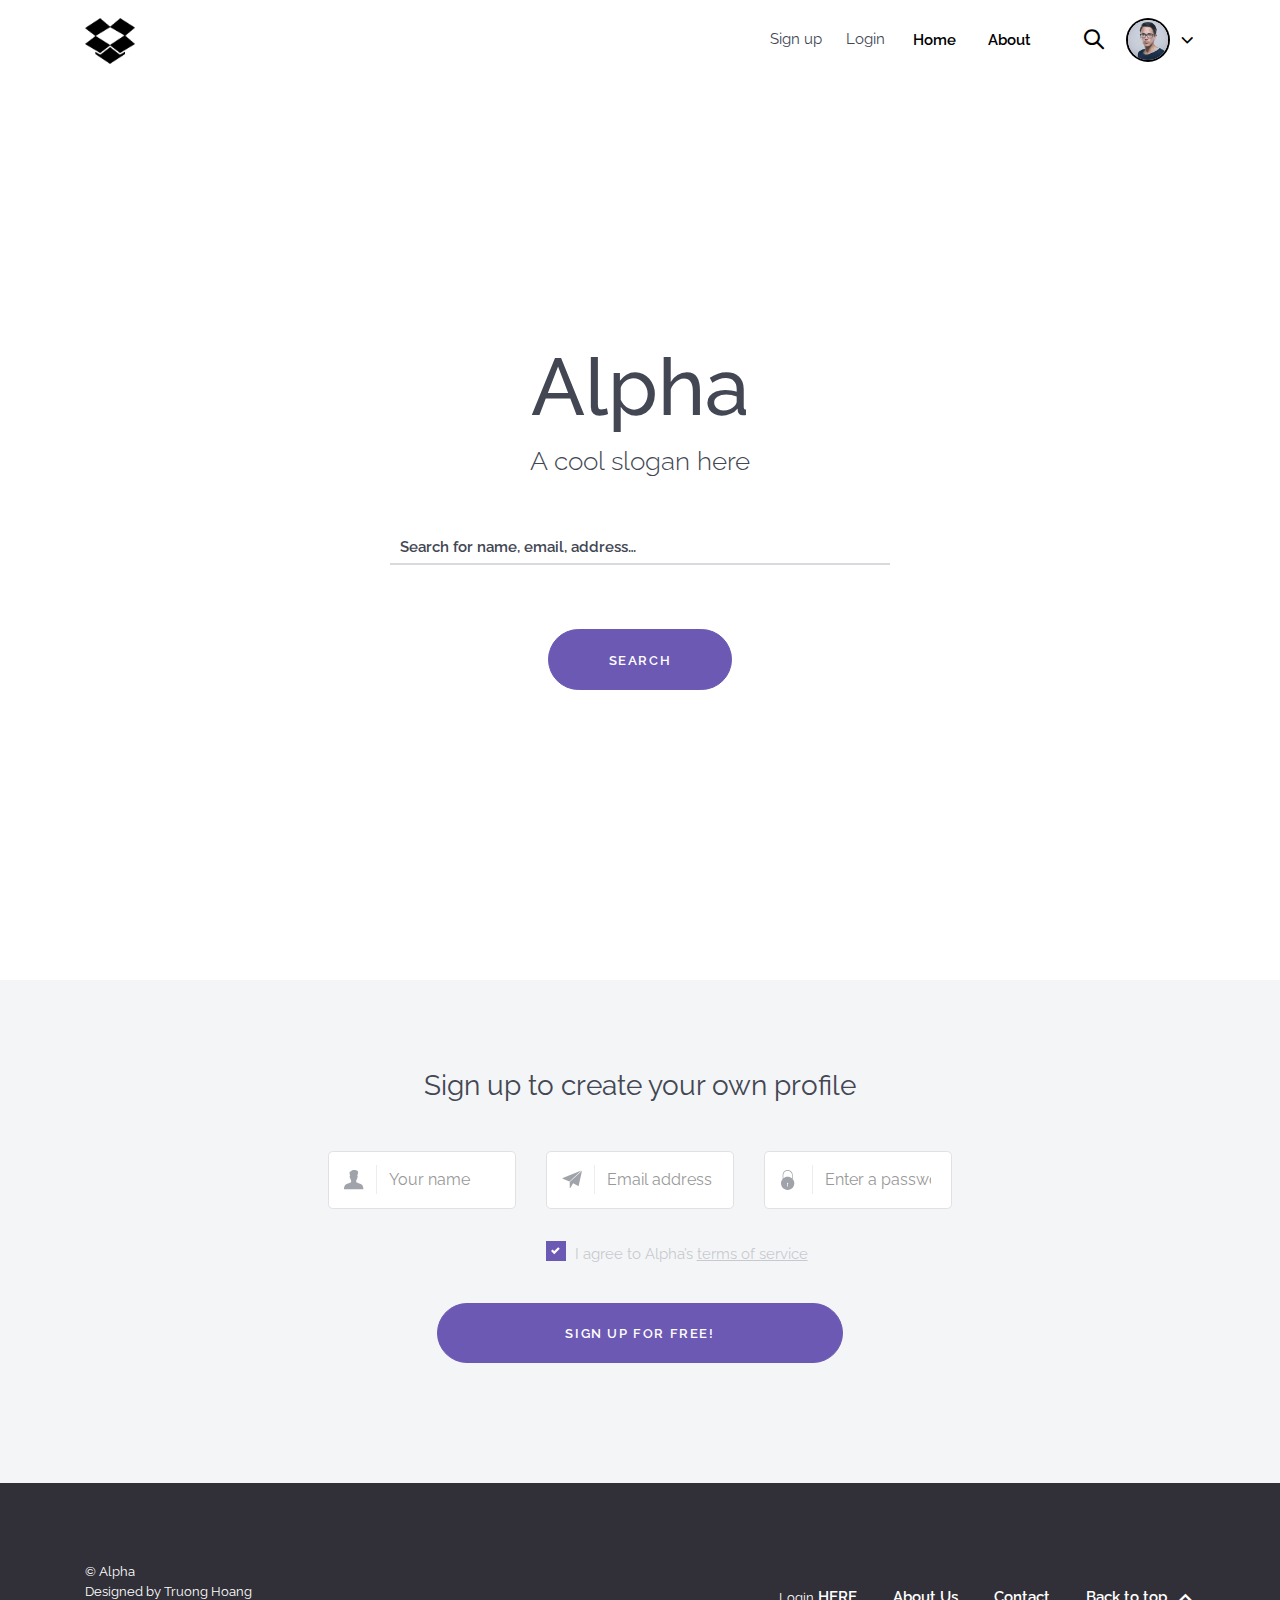
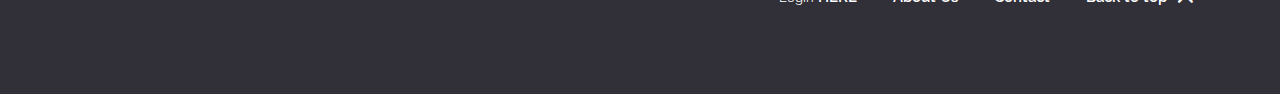
<file: index.html>
<!DOCTYPE html>
<html lang="en">
  <head>
    <meta charset="utf-8">
    <meta name="viewport" content="width=device-width, initial-scale=1">
    <meta http-equiv="x-ua-compatible" content="ie=edge">
    <title>Alpha</title>
    <meta name="description" content="A free HTML template and UI Kit built on Bootstrap" />
    <meta name="keywords" content="free html template, bootstrap, ui kit, sass" />
    <meta name="author" content="Peter Finlan and Taty Grassini Codrops" />
    <link rel="apple-touch-icon" sizes="57x57" href="img/favicon/apple-touch-icon-57x57.png">
    <link rel="apple-touch-icon" sizes="60x60" href="img/favicon/apple-touch-icon-60x60.png">
    <link rel="apple-touch-icon" sizes="72x72" href="img/favicon/apple-touch-icon-72x72.png">
    <link rel="apple-touch-icon" sizes="76x76" href="img/favicon/apple-touch-icon-76x76.png">
    <link rel="apple-touch-icon" sizes="114x114" href="img/favicon/apple-touch-icon-114x114.png">
    <link rel="apple-touch-icon" sizes="120x120" href="img/favicon/apple-touch-icon-120x120.png">
    <link rel="apple-touch-icon" sizes="144x144" href="img/favicon/apple-touch-icon-144x144.png">
    <link rel="apple-touch-icon" sizes="152x152" href="img/favicon/apple-touch-icon-152x152.png">
    <link rel="apple-touch-icon" sizes="180x180" href="img/favicon/apple-touch-icon-180x180.png">
    <link rel="icon" type="image/png" href="img/favicon/favicon-32x32.png" sizes="32x32">
    <link rel="icon" type="image/png" href="img/favicon/android-chrome-192x192.png" sizes="192x192">
    <link rel="icon" type="image/png" href="img/favicon/favicon-96x96.png" sizes="96x96">
    <link rel="icon" type="image/png" href="img/favicon/favicon-16x16.png" sizes="16x16">
    <link rel="manifest" href="img/favicon/manifest.json">
    <link rel="shortcut icon" href="img/favicon/favicon.ico">
    <meta name="msapplication-TileColor" content="#663fb5">
    <meta name="msapplication-TileImage" content="img/favicon/mstile-144x144.png">
    <meta name="msapplication-config" content="img/favicon/browserconfig.xml">
    <meta name="theme-color" content="#663fb5">
    <link rel="stylesheet" href="css/landio.css">
  </head>

  <body>
    <!-- Navigation
    ================================================== -->

    <nav class="navbar navbar-dark navbar-fixed-top">
        <div class="container">
            <a class="navbar-brand" href="index.html"><span style="color:black"><img src="img/dropbox.png" width="50px"></span></a> <a aria-controls=
            "collapsingNavbar" aria-expanded="false" class="navbar-toggler hidden-md-up pull-xs-right" data-toggle="collapse" href=
            "#collapsingNavbar">&#9776;</a> <a aria-controls="collapsingMobileUser" aria-expanded="false" class=
            "navbar-toggler navbar-toggler-custom hidden-md-up pull-xs-right" data-toggle="collapse" href="#collapsingMobileUser"><span class=
            "icon-user"></span></a>

            <div aria-labelledby="collapsingNavbar" class="collapse navbar-toggleable-custom" id="collapsingNavbar" role="tabpanel">
                <ul class="nav navbar-nav pull-xs-right">
                    <li class="nav-item nav-item-toggable">
                        <button class="btn-link" style="margin:1.8em 0.5em 0 0" onclick="smoothScroll(document.getElementById('section-signup'))">Sign up</button>
                    </li>

                    <li class="nav-item nav-item-toggable">
                        <button class="btn-link" style="margin:1.8em 0.3em 0 0">Login</button>
                    </li>

                    <li class="nav-item black">
                      <a class="nav-link" href="index.html" style="color:black">Home</a>
                    </li>

                    <li class="nav-item">
                      <a class="nav-link" href="index.html" style="color:black">About</a>
                    </li>



                    <li class="nav-item nav-item-toggable hidden-md-up">
                        <form class="navbar-form">
                            <input class="form-control navbar-search-input" placeholder="Type your search &amp; hit Enter&hellip;" type="text">
                        </form>
                    </li>


                    <li class="navbar-divider hidden-sm-down">
                    </li>


                    <li class="nav-item dropdown nav-dropdown-search hidden-sm-down">
                        <a aria-expanded="false" aria-haspopup="true" class="nav-link dropdown-toggle" data-toggle="dropdown" id="dropdownMenu1"><span class=
                        "icon-search" style="color:black"></span></a>

                        <div aria-labelledby="dropdownMenu1" class="dropdown-menu dropdown-menu-right dropdown-menu-search">
                            <form class="navbar-form">
                                <input class="form-control navbar-search-input" placeholder="Type your search &amp; hit Enter&hellip;" type="text">
                            </form>
                        </div>
                    </li>


                    <li class="nav-item dropdown hidden-sm-down textselect-off">
                        <a aria-expanded="false" aria-haspopup="true" class="nav-link dropdown-toggle nav-dropdown-user" data-toggle="dropdown" id=
                        "dropdownMenu2"><img alt="Avatar" class="img-circle" style="box-shadow:0 0 0 2px #000" height="40" src="img/face5.jpg" width="40"> <span class=
                        "icon-caret-down" style="color:black"></span></a>

                        <div aria-labelledby="dropdownMenu2" class="dropdown-menu dropdown-menu-right dropdown-menu-user dropdown-menu-animated">
                            <div class="media">
                                <div class="media-left"><img alt="Avatar" class="img-circle" height="60" src="img/face5.jpg" width="60">
                                </div>


                                <div class="media-body media-middle">
                                    <h5 class="media-heading">Joel Fisher</h5>


                                    <h6>hey@joelfisher.com</h6>
                                </div>
                            </div>
                            <a class="dropdown-item text-uppercase" href="#">View posts</a> <a class="dropdown-item text-uppercase" href="#">Manage groups</a>
                            <a class="dropdown-item text-uppercase" href="#">Subscription &amp; billing</a> <a class="dropdown-item text-uppercase text-muted"
                            href="#">Log out</a> <a class="btn-circle has-gradient pull-xs-right" href="#"><span class="sr-only">Edit</span> <span class=
                            "icon-edit"></span></a>
                        </div>
                    </li>
                </ul>
            </div>
        </div>
    </nav>

    <header class="text-xs-center center-vertically" role="banner" style="margin-top:5em">
        <div class="container">
            <h1 class="display-3">Alpha</h1>


            <h2 class="m-b-3">A cool slogan here</h2>


            <form class="navbar-form" onsubmit="window.location.href = 'search-result.html'; return false;">
                <input class="form-control navbar-search-input" id="search1" name="search1" placeholder="Search for name, email, address&hellip;" style=
                "width:40%;margin:auto;" type="text">
            </form>
            <br>
            <br>


            <div class="row">
                <div class="col-md-12 col-md-offset-5 col-xl-2">
                    <div class="form-group">
                        <button class="btn btn-primary btn-block" onclick="location.href='search-result.html';" type="button">Search</button>
                    </div>
                </div>
            </div>
        </div>
    </header>


    <div id="section-signup">
        <section class="section-signup bg-faded text-xs-center">
            <h3 class="text-xs-center m-b-3">Sign up to create your own profile</h3>

            <form>
                <div class="row">
                    <div class="col-md-8 col-md-offset-3 col-xl-2">
                        <div class="form-group has-icon-left form-control-name">
                            <label class="sr-only" for="inputName">Your name</label> <input class="form-control form-control-lg" id="inputName" placeholder=
                            "Your name" type="text">
                        </div>
                    </div>


                    <div class="col-md-8 col-xl-2">
                        <div class="form-group has-icon-left form-control-email">
                            <label class="sr-only" for="inputEmail">Email address</label> <input autocomplete="off" class="form-control form-control-lg" id=
                            "inputEmail" placeholder="Email address" type="email">
                        </div>
                    </div>


                    <div class="col-md-8 col-xl-2">
                        <div class="form-group has-icon-left form-control-password">
                            <label class="sr-only" for="inputPassword">Enter a password</label> <input autocomplete="off" class="form-control form-control-lg"
                            id="inputPassword" placeholder="Enter a password" type="password">
                        </div>
                    </div>
                </div>


                <div class="row">
                    <div class="col-md-12 col-md-offset-5 col-xl-4">
                        <label class="c-input c-checkbox"><input checked type="checkbox"> <span class="c-indicator"></span> I agree to Alpha’s <a href=
                        "#">terms of service</a></label>
                    </div>
                </div>
                <br>


                <div class="row">
                    <div class="col-md-12 col-md-offset-4 col-xl-4">
                        <div class="form-group">
                            <button class="btn btn-primary btn-block" type="submit">Sign up for free!</button>
                        </div>
                    </div>
                </div>
            </form>
        </section>
    </div>

    <!-- Footer
    ================================================== -->

    <footer class="section-footer bg-inverse" role="contentinfo">
      <div class="container">
        <div class="row">
          <div class="col-md-6 col-lg-5">
            <div class="media">
              <small class="media-body media-bottom">
                &copy; Alpha <br>
                Designed by Truong Hoang
              </small>
            </div>
          </div>
          <div class="col-md-6 col-lg-7">
            <ul class="nav nav-inline">
              <li class="nav-item">
                <a class="nav-link" href="./index.html"><small>Login</small> HERE<span class="sr-only">(current)</span></a>
              </li>
              <li class="nav-item"><a class="nav-link" href="#">About Us</a></li>
              <li class="nav-item"><a class="nav-link" href="#" target="_blank">Contact</a></li>
              <li class="nav-item"><a class="nav-link scroll-top" href="#totop">Back to top <span class="icon-caret-up"></span></a></li>
            </ul>
          </div>
        </div>
      </div>
    </footer>

    <script src="https://ajax.googleapis.com/ajax/libs/jquery/2.1.4/jquery.min.js"></script>
    <script src="js/landio.min.js"></script>
  </body>
</html>

<script>
window.smoothScroll = function(target) {
    var scrollContainer = target;
    do { //find scroll container
        scrollContainer = scrollContainer.parentNode;
        if (!scrollContainer) return;
        scrollContainer.scrollTop += 1;
    } while (scrollContainer.scrollTop == 0);

    var targetY = 0;
    do { //find the top of target relatively to the container
        if (target == scrollContainer) break;
        targetY += target.offsetTop;
    } while (target = target.offsetParent);

    scroll = function(c, a, b, i) {
        i++; if (i > 30) return;
        c.scrollTop = a + (b - a) / 30 * i;
        setTimeout(function(){ scroll(c, a, b, i); }, 20);
    }
    // start scrolling
    scroll(scrollContainer, scrollContainer.scrollTop, targetY, 0);
}


</script>
</file>
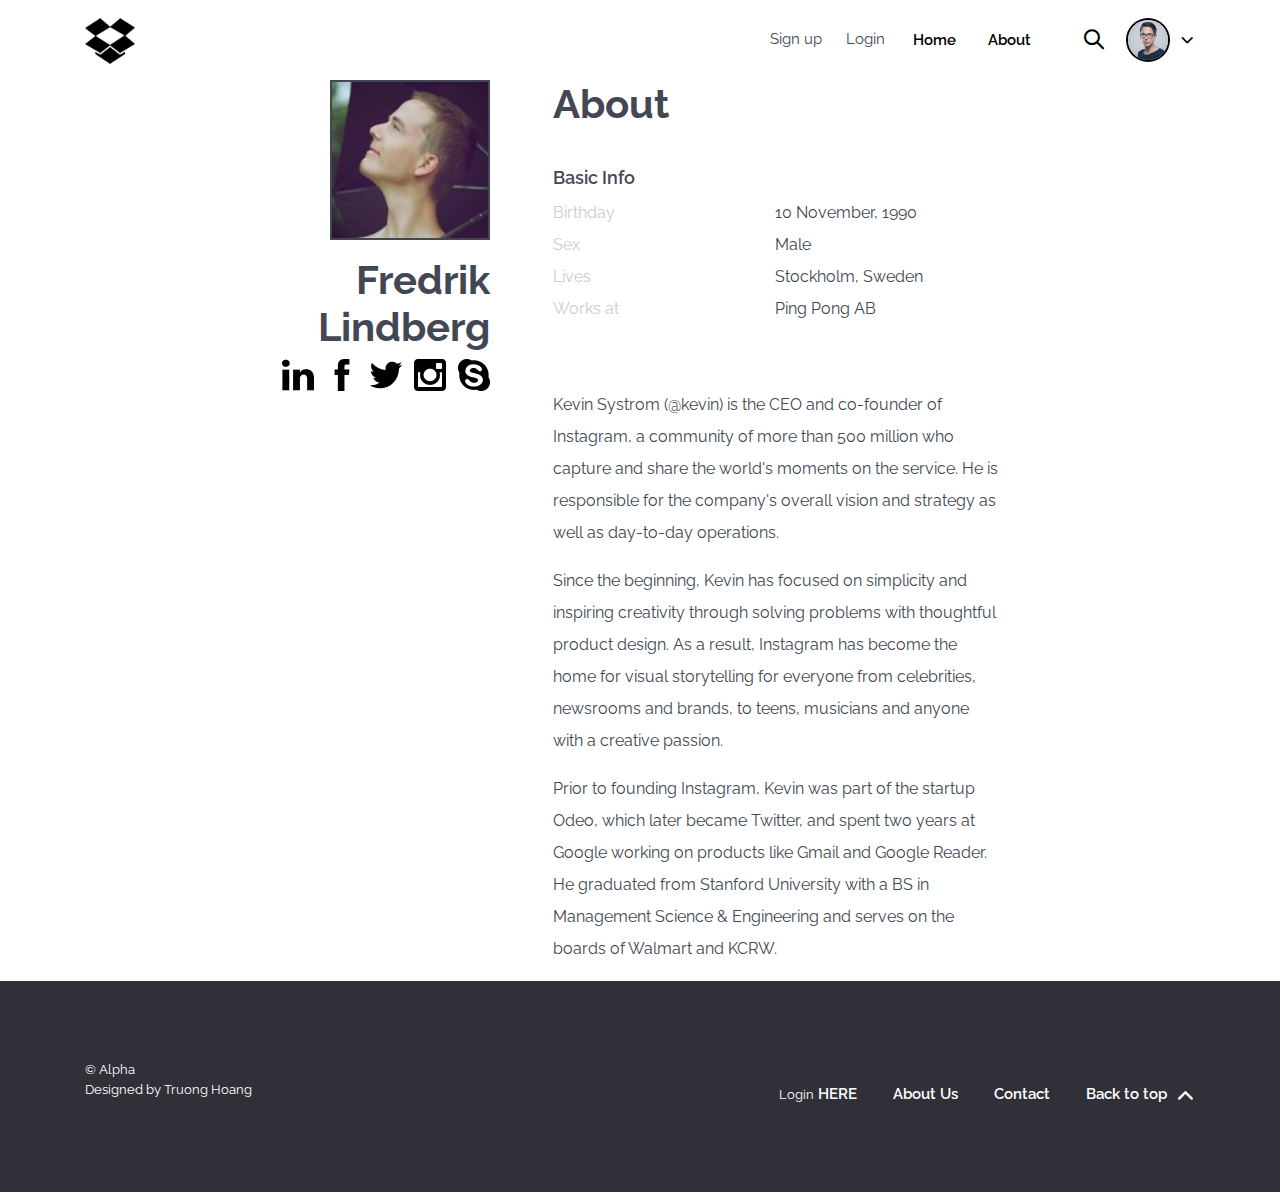
<file: profile.html>
<!DOCTYPE html>
<html lang="en">
  <head>
    <meta charset="utf-8">
    <meta name="viewport" content="width=device-width, initial-scale=1">
    <meta http-equiv="x-ua-compatible" content="ie=edge">
    <title>Alpha</title>
    <meta name="description" content="A free HTML template and UI Kit built on Bootstrap" />
    <meta name="keywords" content="free html template, bootstrap, ui kit, sass" />
    <meta name="author" content="Peter Finlan and Taty Grassini Codrops" />
    <link rel="apple-touch-icon" sizes="57x57" href="img/favicon/apple-touch-icon-57x57.png">
    <link rel="apple-touch-icon" sizes="60x60" href="img/favicon/apple-touch-icon-60x60.png">
    <link rel="apple-touch-icon" sizes="72x72" href="img/favicon/apple-touch-icon-72x72.png">
    <link rel="apple-touch-icon" sizes="76x76" href="img/favicon/apple-touch-icon-76x76.png">
    <link rel="apple-touch-icon" sizes="114x114" href="img/favicon/apple-touch-icon-114x114.png">
    <link rel="apple-touch-icon" sizes="120x120" href="img/favicon/apple-touch-icon-120x120.png">
    <link rel="apple-touch-icon" sizes="144x144" href="img/favicon/apple-touch-icon-144x144.png">
    <link rel="apple-touch-icon" sizes="152x152" href="img/favicon/apple-touch-icon-152x152.png">
    <link rel="apple-touch-icon" sizes="180x180" href="img/favicon/apple-touch-icon-180x180.png">
    <link rel="icon" type="image/png" href="img/favicon/favicon-32x32.png" sizes="32x32">
    <link rel="icon" type="image/png" href="img/favicon/android-chrome-192x192.png" sizes="192x192">
    <link rel="icon" type="image/png" href="img/favicon/favicon-96x96.png" sizes="96x96">
    <link rel="icon" type="image/png" href="img/favicon/favicon-16x16.png" sizes="16x16">
    <link rel="manifest" href="img/favicon/manifest.json">
    <link rel="shortcut icon" href="img/favicon/favicon.ico">
    <meta name="msapplication-TileColor" content="#663fb5">
    <meta name="msapplication-TileImage" content="img/favicon/mstile-144x144.png">
    <meta name="msapplication-config" content="img/favicon/browserconfig.xml">
    <meta name="theme-color" content="#663fb5">
    <link rel="stylesheet" href="css/landio.css">
  </head>

  <body>

    <!-- Navigation
    ================================================== -->

    <nav class="navbar navbar-dark navbar-fixed-top">
        <div class="container">
            <a class="navbar-brand" href="index.html"><span style="color:black"><img src="img/dropbox.png" width="50px"></span></a> <a aria-controls=
            "collapsingNavbar" aria-expanded="false" class="navbar-toggler hidden-md-up pull-xs-right" data-toggle="collapse" href=
            "#collapsingNavbar">&#9776;</a> <a aria-controls="collapsingMobileUser" aria-expanded="false" class=
            "navbar-toggler navbar-toggler-custom hidden-md-up pull-xs-right" data-toggle="collapse" href="#collapsingMobileUser"><span class=
            "icon-user"></span></a>

            <div aria-labelledby="collapsingNavbar" class="collapse navbar-toggleable-custom" id="collapsingNavbar" role="tabpanel">
                <ul class="nav navbar-nav pull-xs-right">
                    <li class="nav-item nav-item-toggable">
                        <button class="btn-link" style="margin:1.8em 0.5em 0 0" onclick="smoothScroll(document.getElementById('section-signup'))">Sign up</button>
                    </li>

                    <li class="nav-item nav-item-toggable">
                        <button class="btn-link" style="margin:1.8em 0.3em 0 0">Login</button>
                    </li>

                    <li class="nav-item">
                      <a class="nav-link" href="index.html" style="color:black">Home</a>
                    </li>

                    <li class="nav-item">
                      <a class="nav-link" href="index.html" style="color:black">About</a>
                    </li>



                    <li class="nav-item nav-item-toggable hidden-md-up">
                        <form class="navbar-form">
                            <input class="form-control navbar-search-input" placeholder="Type your search &amp; hit Enter&hellip;" type="text">
                        </form>
                    </li>


                    <li class="navbar-divider hidden-sm-down">
                    </li>


                    <li class="nav-item dropdown nav-dropdown-search hidden-sm-down">
                        <a aria-expanded="false" aria-haspopup="true" class="nav-link dropdown-toggle" data-toggle="dropdown" id="dropdownMenu1"><span class=
                        "icon-search" style="color:black"></span></a>

                        <div aria-labelledby="dropdownMenu1" class="dropdown-menu dropdown-menu-right dropdown-menu-search">
                            <form class="navbar-form">
                                <input class="form-control navbar-search-input" placeholder="Type your search &amp; hit Enter&hellip;" type="text">
                            </form>
                        </div>
                    </li>


                    <li class="nav-item dropdown hidden-sm-down textselect-off">
                        <a aria-expanded="false" aria-haspopup="true" class="nav-link dropdown-toggle nav-dropdown-user" data-toggle="dropdown" id=
                        "dropdownMenu2"><img alt="Avatar" class="img-circle" style="box-shadow:0 0 0 2px #000" height="40" src="img/face5.jpg" width="40"> <span class=
                        "icon-caret-down" style="color:black"></span></a>

                        <div aria-labelledby="dropdownMenu2" class="dropdown-menu dropdown-menu-right dropdown-menu-user dropdown-menu-animated">
                            <div class="media">
                                <div class="media-left"><img alt="Avatar" class="img-circle" height="60" src="img/face5.jpg" width="60">
                                </div>


                                <div class="media-body media-middle">
                                    <h5 class="media-heading">Joel Fisher</h5>


                                    <h6>hey@joelfisher.com</h6>
                                </div>
                            </div>
                            <a class="dropdown-item text-uppercase" href="#">View posts</a> <a class="dropdown-item text-uppercase" href="#">Manage groups</a>
                            <a class="dropdown-item text-uppercase" href="#">Subscription &amp; billing</a> <a class="dropdown-item text-uppercase text-muted"
                            href="#">Log out</a> <a class="btn-circle has-gradient pull-xs-right" href="#"><span class="sr-only">Edit</span> <span class=
                            "icon-edit"></span></a>
                        </div>
                    </li>
                </ul>
            </div>
        </div>
    </nav>



    <!-- Hero Section
    ================================================== -->

    <header class="center-vertically" style="margin-top:5em" role="banner">
      <div class="container" >
        <div class="row" style="width:65%;margin:auto">
          <div class="col-md-4">
            <div style="float:right;text-align:right">
                <img src="img/face1.jpg" style="width:10em;height:10em;border:solid 2px;margin-bottom:1em"><br/>
                <h1><strong>Fredrik Lindberg</strong></h1>
                <a href="http://www.linkedin.com" class="social"><img src="img/linkedin.png" width="32px" height="32px" /></a>&nbsp&nbsp
                <a href="http://www.linkedin.com" class="social"><img src="img/facebook.png" width="32px" height="32px" /></a>&nbsp&nbsp
                <a href="http://www.linkedin.com" class="social"><img src="img/twitter.png" width="32px" height="32px" /></a>&nbsp&nbsp
                <a href="http://www.linkedin.com" class="social"><img src="img/instagram.png" width="32px" height="32px"/></a>&nbsp&nbsp
                <a href="http://www.linkedin.com" class="social"><img src="img/skype.png" width="32px" height="32px"/></a>
            </div>
          </div>
          <div class="col-md-8 p-x-3">
              <h1><strong>About</strong></h1>
              <br/>
              <h5>Basic Info</h5>
              <table>
                <tr>
                  <td style="width:60%;color:#ccc">Birthday</td>
                  <td>10 November, 1990</td>
                </tr>
                <tr>
                  <td style="width:60%;color:#ccc">Sex</td>
                  <td>Male</td>
                </tr>
                <tr>
                  <td style="width:60%;color:#ccc">Lives</td>
                  <td>Stockholm, Sweden</td>
                </tr>
                <tr>
                  <td style="width:60%;color:#ccc">Works at</td>
                  <td>Ping Pong AB</td>
                </tr>
              </table>
              <br/>
              <br/>
              <p>
                Kevin Systrom (@kevin) is the CEO and co-founder of Instagram, a community of more than 500 million who capture and share the world's moments on the service. He is responsible for the company's overall vision and strategy as well as day-to-day operations.
              </p>
              <p>
                Since the beginning, Kevin has focused on simplicity and inspiring creativity through solving problems with thoughtful product design. As a result, Instagram has become the home for visual storytelling for everyone from celebrities, newsrooms and brands, to teens, musicians and anyone with a creative passion.
              </p>
              <p>
                Prior to founding Instagram, Kevin was part of the startup Odeo, which later became Twitter, and spent two years at Google working on products like Gmail and Google Reader. He graduated from Stanford University with a BS in Management Science & Engineering and serves on the boards of Walmart and KCRW.
              </p>
          </div>
        </div>
      </div>
    </header>


    <!-- Footer
    ================================================== -->

    <footer class="section-footer bg-inverse" role="contentinfo">
      <div class="container">
        <div class="row">
          <div class="col-md-6 col-lg-5">
            <div class="media">
              <small class="media-body media-bottom">
                &copy; Alpha <br>
                Designed by Truong Hoang
              </small>
            </div>
          </div>
          <div class="col-md-6 col-lg-7">
            <ul class="nav nav-inline">
              <li class="nav-item">
                <a class="nav-link" href="./index.html"><small>Login</small> HERE<span class="sr-only">(current)</span></a>
              </li>
              <li class="nav-item"><a class="nav-link" href="#">About Us</a></li>
              <li class="nav-item"><a class="nav-link" href="#" target="_blank">Contact</a></li>
              <li class="nav-item"><a class="nav-link scroll-top" href="#totop">Back to top <span class="icon-caret-up"></span></a></li>
            </ul>
          </div>
        </div>
      </div>
    </footer>

    <script src="https://ajax.googleapis.com/ajax/libs/jquery/2.1.4/jquery.min.js"></script>
    <script src="js/landio.min.js"></script>
  </body>
</html>
</file>
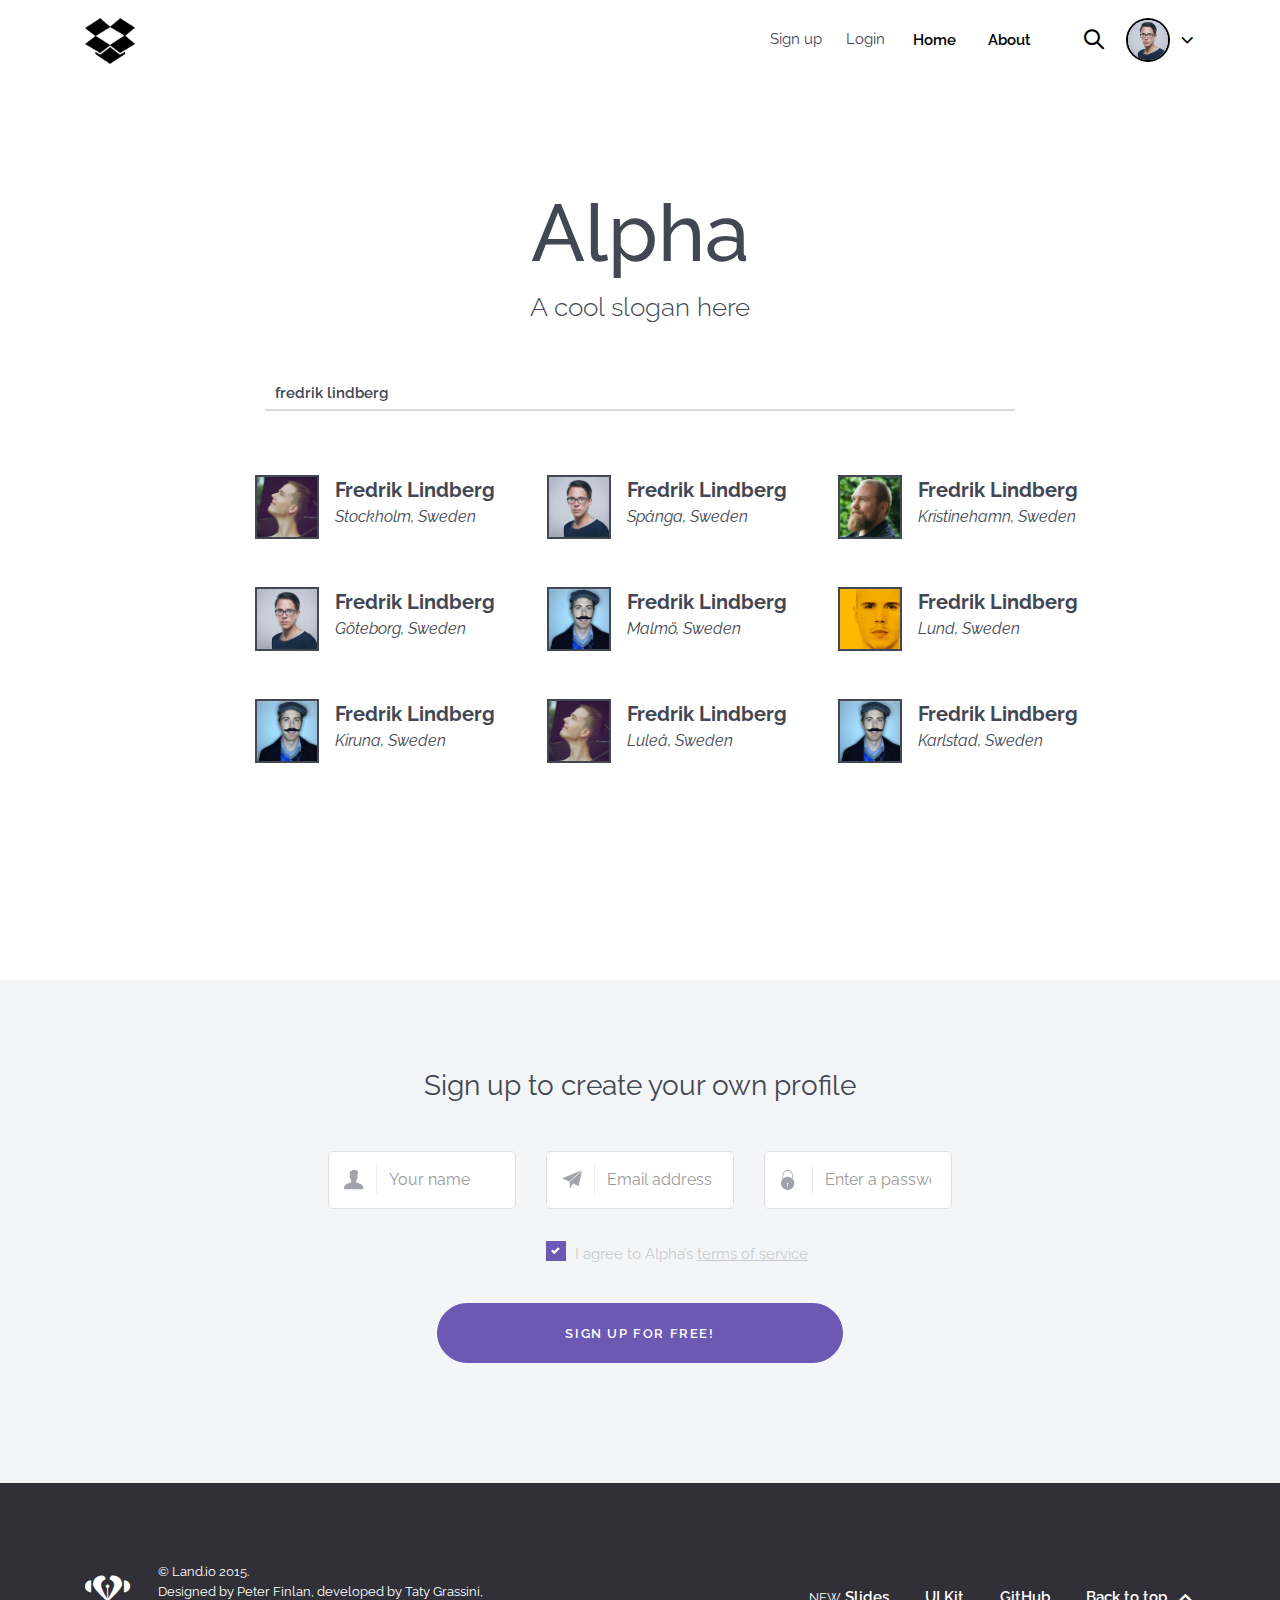
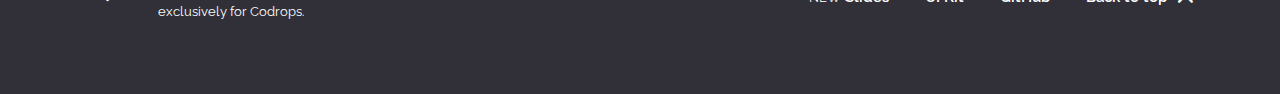
<file: search-result.html>
<!DOCTYPE html>
<html lang="en">
  <head>
    <meta charset="utf-8">
    <meta name="viewport" content="width=device-width, initial-scale=1">
    <meta http-equiv="x-ua-compatible" content="ie=edge">
    <title>Alpha</title>
    <meta name="description" content="A free HTML template and UI Kit built on Bootstrap" />
    <meta name="keywords" content="free html template, bootstrap, ui kit, sass" />
    <meta name="author" content="Peter Finlan and Taty Grassini Codrops" />
    <link rel="apple-touch-icon" sizes="57x57" href="img/favicon/apple-touch-icon-57x57.png">
    <link rel="apple-touch-icon" sizes="60x60" href="img/favicon/apple-touch-icon-60x60.png">
    <link rel="apple-touch-icon" sizes="72x72" href="img/favicon/apple-touch-icon-72x72.png">
    <link rel="apple-touch-icon" sizes="76x76" href="img/favicon/apple-touch-icon-76x76.png">
    <link rel="apple-touch-icon" sizes="114x114" href="img/favicon/apple-touch-icon-114x114.png">
    <link rel="apple-touch-icon" sizes="120x120" href="img/favicon/apple-touch-icon-120x120.png">
    <link rel="apple-touch-icon" sizes="144x144" href="img/favicon/apple-touch-icon-144x144.png">
    <link rel="apple-touch-icon" sizes="152x152" href="img/favicon/apple-touch-icon-152x152.png">
    <link rel="apple-touch-icon" sizes="180x180" href="img/favicon/apple-touch-icon-180x180.png">
    <link rel="icon" type="image/png" href="img/favicon/favicon-32x32.png" sizes="32x32">
    <link rel="icon" type="image/png" href="img/favicon/android-chrome-192x192.png" sizes="192x192">
    <link rel="icon" type="image/png" href="img/favicon/favicon-96x96.png" sizes="96x96">
    <link rel="icon" type="image/png" href="img/favicon/favicon-16x16.png" sizes="16x16">
    <link rel="manifest" href="img/favicon/manifest.json">
    <link rel="shortcut icon" href="img/favicon/favicon.ico">
    <meta name="msapplication-TileColor" content="#663fb5">
    <meta name="msapplication-TileImage" content="img/favicon/mstile-144x144.png">
    <meta name="msapplication-config" content="img/favicon/browserconfig.xml">
    <meta name="theme-color" content="#663fb5">
    <link rel="stylesheet" href="css/landio.css">
  </head>

  <body>

    <!-- Navigation
    ================================================== -->

    <nav class="navbar navbar-dark navbar-fixed-top">
        <div class="container">
            <a class="navbar-brand" href="index.html"><span style="color:black"><img src="img/dropbox.png" width="50px"></span></a> <a aria-controls=
            "collapsingNavbar" aria-expanded="false" class="navbar-toggler hidden-md-up pull-xs-right" data-toggle="collapse" href=
            "#collapsingNavbar">&#9776;</a> <a aria-controls="collapsingMobileUser" aria-expanded="false" class=
            "navbar-toggler navbar-toggler-custom hidden-md-up pull-xs-right" data-toggle="collapse" href="#collapsingMobileUser"><span class=
            "icon-user"></span></a>

            <div aria-labelledby="collapsingNavbar" class="collapse navbar-toggleable-custom" id="collapsingNavbar" role="tabpanel">
                <ul class="nav navbar-nav pull-xs-right">
                    <li class="nav-item nav-item-toggable">
                        <button class="btn-link" style="margin:1.8em 0.5em 0 0" onclick="smoothScroll(document.getElementById('section-signup'))">Sign up</button>
                    </li>

                    <li class="nav-item nav-item-toggable">
                        <button class="btn-link" style="margin:1.8em 0.3em 0 0">Login</button>
                    </li>

                    <li class="nav-item">
                      <a class="nav-link" href="index.html" style="color:black">Home</a>
                    </li>

                    <li class="nav-item">
                      <a class="nav-link" href="index.html" style="color:black">About</a>
                    </li>



                    <li class="nav-item nav-item-toggable hidden-md-up">
                        <form class="navbar-form">
                            <input class="form-control navbar-search-input" placeholder="Type your search &amp; hit Enter&hellip;" type="text">
                        </form>
                    </li>


                    <li class="navbar-divider hidden-sm-down">
                    </li>


                    <li class="nav-item dropdown nav-dropdown-search hidden-sm-down">
                        <a aria-expanded="false" aria-haspopup="true" class="nav-link dropdown-toggle" data-toggle="dropdown" id="dropdownMenu1"><span class=
                        "icon-search" style="color:black"></span></a>

                        <div aria-labelledby="dropdownMenu1" class="dropdown-menu dropdown-menu-right dropdown-menu-search">
                            <form class="navbar-form">
                                <input class="form-control navbar-search-input" placeholder="Type your search &amp; hit Enter&hellip;" type="text">
                            </form>
                        </div>
                    </li>


                    <li class="nav-item dropdown hidden-sm-down textselect-off">
                        <a aria-expanded="false" aria-haspopup="true" class="nav-link dropdown-toggle nav-dropdown-user" data-toggle="dropdown" id=
                        "dropdownMenu2"><img alt="Avatar" class="img-circle" style="box-shadow:0 0 0 2px #000" height="40" src="img/face5.jpg" width="40"> <span class=
                        "icon-caret-down" style="color:black"></span></a>

                        <div aria-labelledby="dropdownMenu2" class="dropdown-menu dropdown-menu-right dropdown-menu-user dropdown-menu-animated">
                            <div class="media">
                                <div class="media-left"><img alt="Avatar" class="img-circle" height="60" src="img/face5.jpg" width="60">
                                </div>


                                <div class="media-body media-middle">
                                    <h5 class="media-heading">Joel Fisher</h5>


                                    <h6>hey@joelfisher.com</h6>
                                </div>
                            </div>
                            <a class="dropdown-item text-uppercase" href="#">View posts</a> <a class="dropdown-item text-uppercase" href="#">Manage groups</a>
                            <a class="dropdown-item text-uppercase" href="#">Subscription &amp; billing</a> <a class="dropdown-item text-uppercase text-muted"
                            href="#">Log out</a> <a class="btn-circle has-gradient pull-xs-right" href="#"><span class="sr-only">Edit</span> <span class=
                            "icon-edit"></span></a>
                        </div>
                    </li>
                </ul>
            </div>
        </div>
    </nav>

    <!-- Hero Section
    ================================================== -->

    <header class="text-xs-center center-vertically" style="margin-top:5em" role="banner">
      <div class="container">
       	<form class="navbar-form">
        	<h1 class="display-3">Alpha</h1>
        	<h2 class="m-b-3">A cool slogan here</h2>
	    	<input class="form-control navbar-search-input" type="text" placeholder="Search for name, email, address&hellip;" value="fredrik lindberg" style="width:60%;margin:auto;">
        </form>
        <br />
        <br />
    	<div class="row" style="width:70%;margin-left:18%">
            <div class="col-md-4">
                <p style="float:left;padding-right:1em;"><img src="img/face1.jpg" width="64px" height="64px" style="border:solid 2px"></p>
                <p style="text-align:left;line-height:1.5"><strong style="font-size:20px"><a href="profile.html">Fredrik Lindberg</a></strong><br/><em>Stockholm, Sweden</em></p>
            </div>
            <div class="col-md-4">
                <p style="float:left;padding-right:1em;"><img src="img/face5.jpg" width="64px" height="64px" style="border:solid 2px"></p>
                <p style="text-align:left;line-height:1.5"><strong style="font-size:20px"><a href="#">Fredrik Lindberg</a></strong><br/><em>Spånga, Sweden</em></p>
            </div>
            <div class="col-md-4">
                <p style="float:left;padding-right:1em;"><img src="img/face4.jpg" width="64px" height="64px" style="border:solid 2px"></p>
                <p style="text-align:left;line-height:1.5"><strong style="font-size:20px"><a href="#">Fredrik Lindberg</a></strong><br/><em>Kristinehamn, Sweden</em></p>
            </div>
        </div>
        <br />
       	<div class="row" style="width:70%;margin-left:18%">
            <div class="col-md-4">
                <p style="float:left;padding-right:1em;"><img src="img/face5.jpg" width="64px" height="64px" style="border:solid 2px"></p>
                <p style="text-align:left;line-height:1.5"><strong style="font-size:20px"><a href="#">Fredrik Lindberg</a></strong><br/><em>Göteborg, Sweden</em></p>
            </div>
            <div class="col-md-4">
                <p style="float:left;padding-right:1em;"><img src="img/face2.jpg" width="64px" height="64px" style="border:solid 2px"></p>
                <p style="text-align:left;line-height:1.5"><strong style="font-size:20px"><a href="#">Fredrik Lindberg</a></strong><br/><em>Malmö, Sweden</em></p>
            </div>
            <div class="col-md-4">
                <p style="float:left;padding-right:1em;"><img src="img/face3.jpg" width="64px" height="64px" style="border:solid 2px"></p>
                <p style="text-align:left;line-height:1.5"><strong style="font-size:20px"><a href="#">Fredrik Lindberg</a></strong><br/><em>Lund, Sweden</em></p>
            </div>
        </div>
        <br />
        <div class="row" style="width:70%;margin-left:18%">
            <div class="col-md-4">
                <p style="float:left;padding-right:1em;"><img src="img/face2.jpg" width="64px" height="64px" style="border:solid 2px"></p>
                <p style="text-align:left;line-height:1.5"><strong style="font-size:20px"><a href="#">Fredrik Lindberg</a></strong><br/><em>Kiruna, Sweden</em></p>
            </div>
            <div class="col-md-4">
                <p style="float:left;padding-right:1em;"><img src="img/face1.jpg" width="64px" height="64px" style="border:solid 2px"></p>
                <p style="text-align:left;line-height:1.5"><strong style="font-size:20px"><a href="#">Fredrik Lindberg</a></strong><br/><em>Luleå, Sweden</em></p>
            </div>
            <div class="col-md-4">
                <p style="float:left;padding-right:1em;"><img src="img/face2.jpg" width="64px" height="64px" style="border:solid 2px"></p>
                <p style="text-align:left;line-height:1.5"><strong style="font-size:20px"><a href="#">Fredrik Lindberg</a></strong><br/><em>Karlstad, Sweden</em></p>
            </div>
        </div>
        <br />
        <br />
        <br />
      </div>
    </header>

	<div id="section-signup">
        <section class="section-signup bg-faded text-xs-center">
            <h3 class="text-xs-center m-b-3">Sign up to create your own profile</h3>

            <form>
                <div class="row">
                    <div class="col-md-8 col-md-offset-3 col-xl-2">
                        <div class="form-group has-icon-left form-control-name">
                            <label class="sr-only" for="inputName">Your name</label> <input class="form-control form-control-lg" id="inputName" placeholder=
                            "Your name" type="text">
                        </div>
                    </div>


                    <div class="col-md-8 col-xl-2">
                        <div class="form-group has-icon-left form-control-email">
                            <label class="sr-only" for="inputEmail">Email address</label> <input autocomplete="off" class="form-control form-control-lg" id=
                            "inputEmail" placeholder="Email address" type="email">
                        </div>
                    </div>


                    <div class="col-md-8 col-xl-2">
                        <div class="form-group has-icon-left form-control-password">
                            <label class="sr-only" for="inputPassword">Enter a password</label> <input autocomplete="off" class="form-control form-control-lg"
                            id="inputPassword" placeholder="Enter a password" type="password">
                        </div>
                    </div>
                </div>


                <div class="row">
                    <div class="col-md-12 col-md-offset-5 col-xl-4">
                        <label class="c-input c-checkbox"><input checked type="checkbox"> <span class="c-indicator"></span> I agree to Alpha’s <a href=
                        "#">terms of service</a></label>
                    </div>
                </div>
                <br>


                <div class="row">
                    <div class="col-md-12 col-md-offset-4 col-xl-4">
                        <div class="form-group">
                            <button class="btn btn-primary btn-block" type="submit">Sign up for free!</button>
                        </div>
                    </div>
                </div>
            </form>
        </section>
    </div>


    <!-- Footer
    ================================================== -->

    <footer class="section-footer bg-inverse" role="contentinfo">
      <div class="container">
        <div class="row">
          <div class="col-md-6 col-lg-5">
            <div class="media">
              <div class="media-left">
                <span class="media-object icon-logo display-1"></span>
              </div>
              <small class="media-body media-bottom">
                &copy; Land.io 2015. <br>
                Designed by Peter Finlan, developed by Taty Grassini, exclusively for Codrops.
              </small>
            </div>
          </div>
          <div class="col-md-6 col-lg-7">
            <ul class="nav nav-inline">
              <li class="nav-item">
                <a class="nav-link" href="./index.html"><small>NEW</small> Slides<span class="sr-only">(current)</span></a>
              </li>
              <li class="nav-item"><a class="nav-link" href="#">UI Kit</a></li>
              <li class="nav-item"><a class="nav-link" href="#" target="_blank">GitHub</a></li>
              <li class="nav-item"><a class="nav-link scroll-top" href="#totop">Back to top <span class="icon-caret-up"></span></a></li>
            </ul>
          </div>
        </div>
      </div>
    </footer>

    <script src="https://ajax.googleapis.com/ajax/libs/jquery/2.1.4/jquery.min.js"></script>
    <script src="js/landio.min.js"></script>
  </body>
</html>

<script>
window.smoothScroll = function(target) {
    var scrollContainer = target;
    do { //find scroll container
        scrollContainer = scrollContainer.parentNode;
        if (!scrollContainer) return;
        scrollContainer.scrollTop += 1;
    } while (scrollContainer.scrollTop == 0);

    var targetY = 0;
    do { //find the top of target relatively to the container
        if (target == scrollContainer) break;
        targetY += target.offsetTop;
    } while (target = target.offsetParent);

    scroll = function(c, a, b, i) {
        i++; if (i > 30) return;
        c.scrollTop = a + (b - a) / 30 * i;
        setTimeout(function(){ scroll(c, a, b, i); }, 20);
    }
    // start scrolling
    scroll(scrollContainer, scrollContainer.scrollTop, targetY, 0);
}
</script>
</file>
